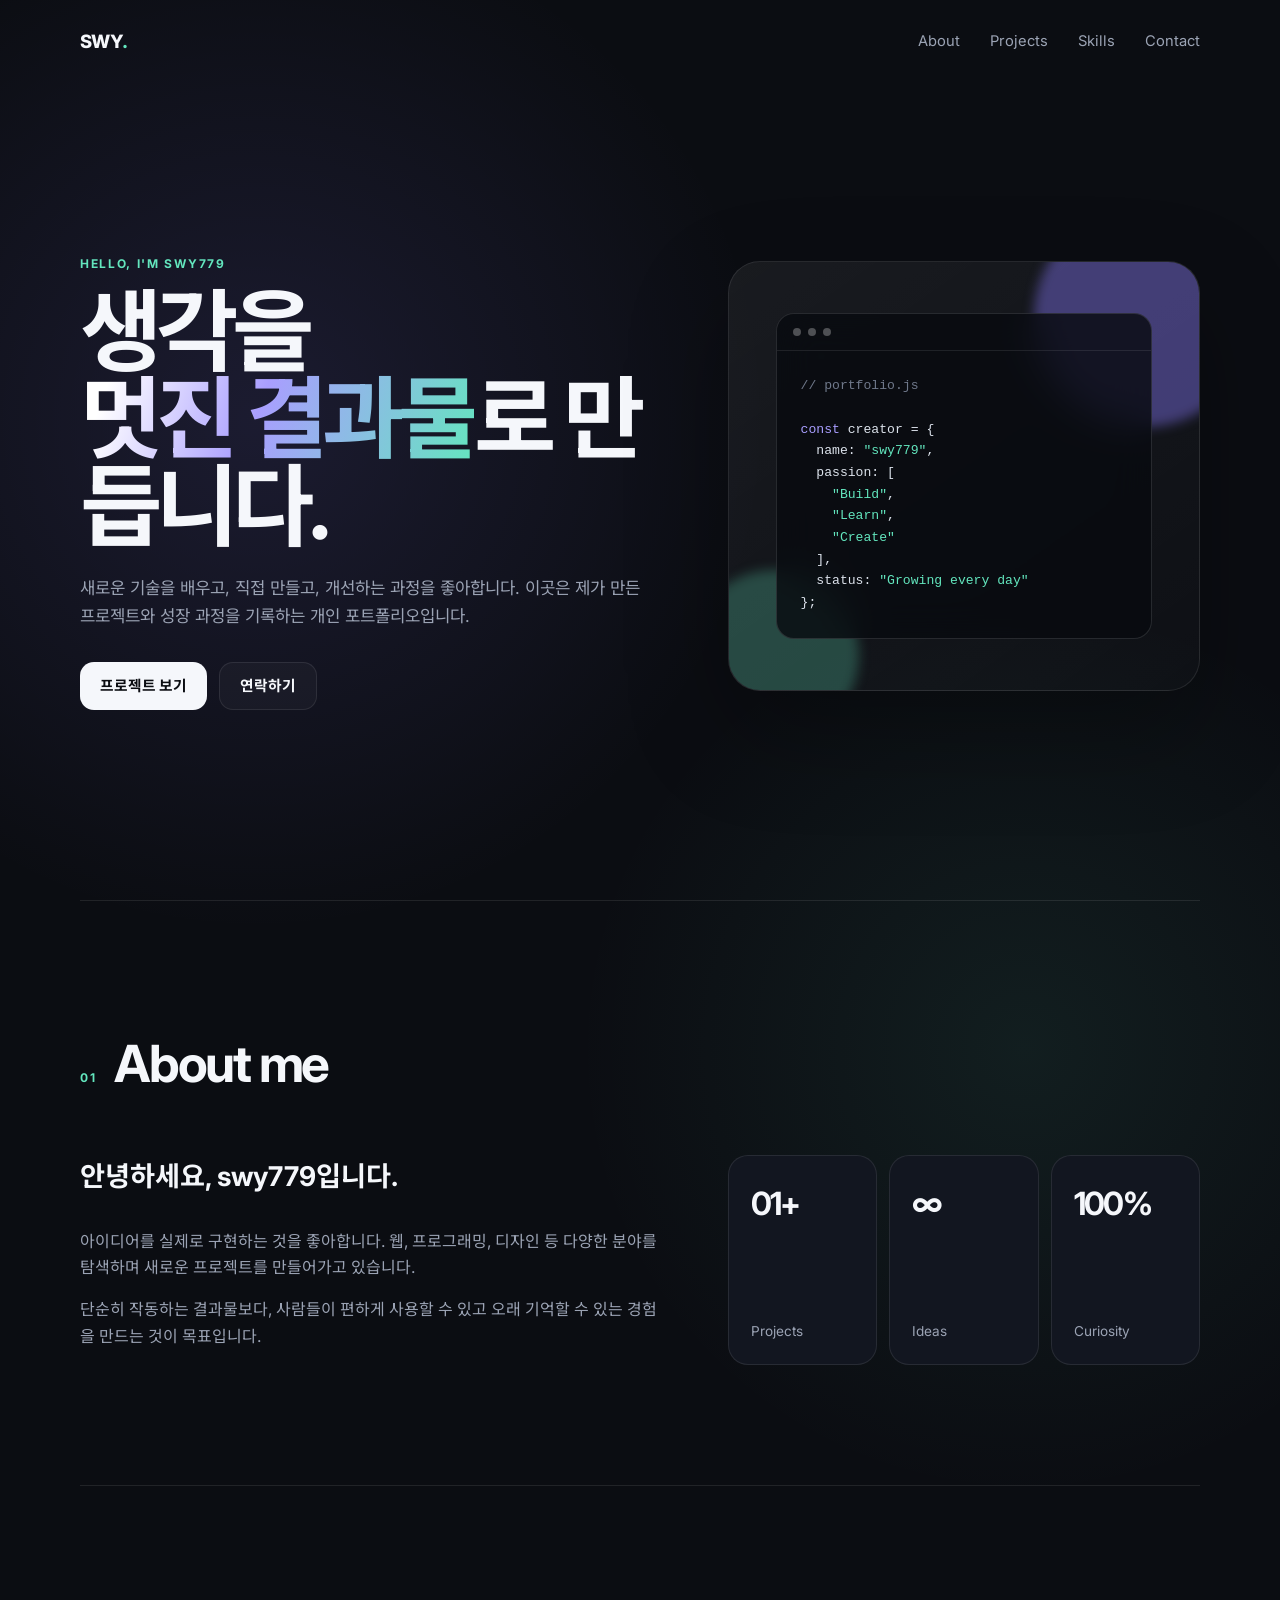
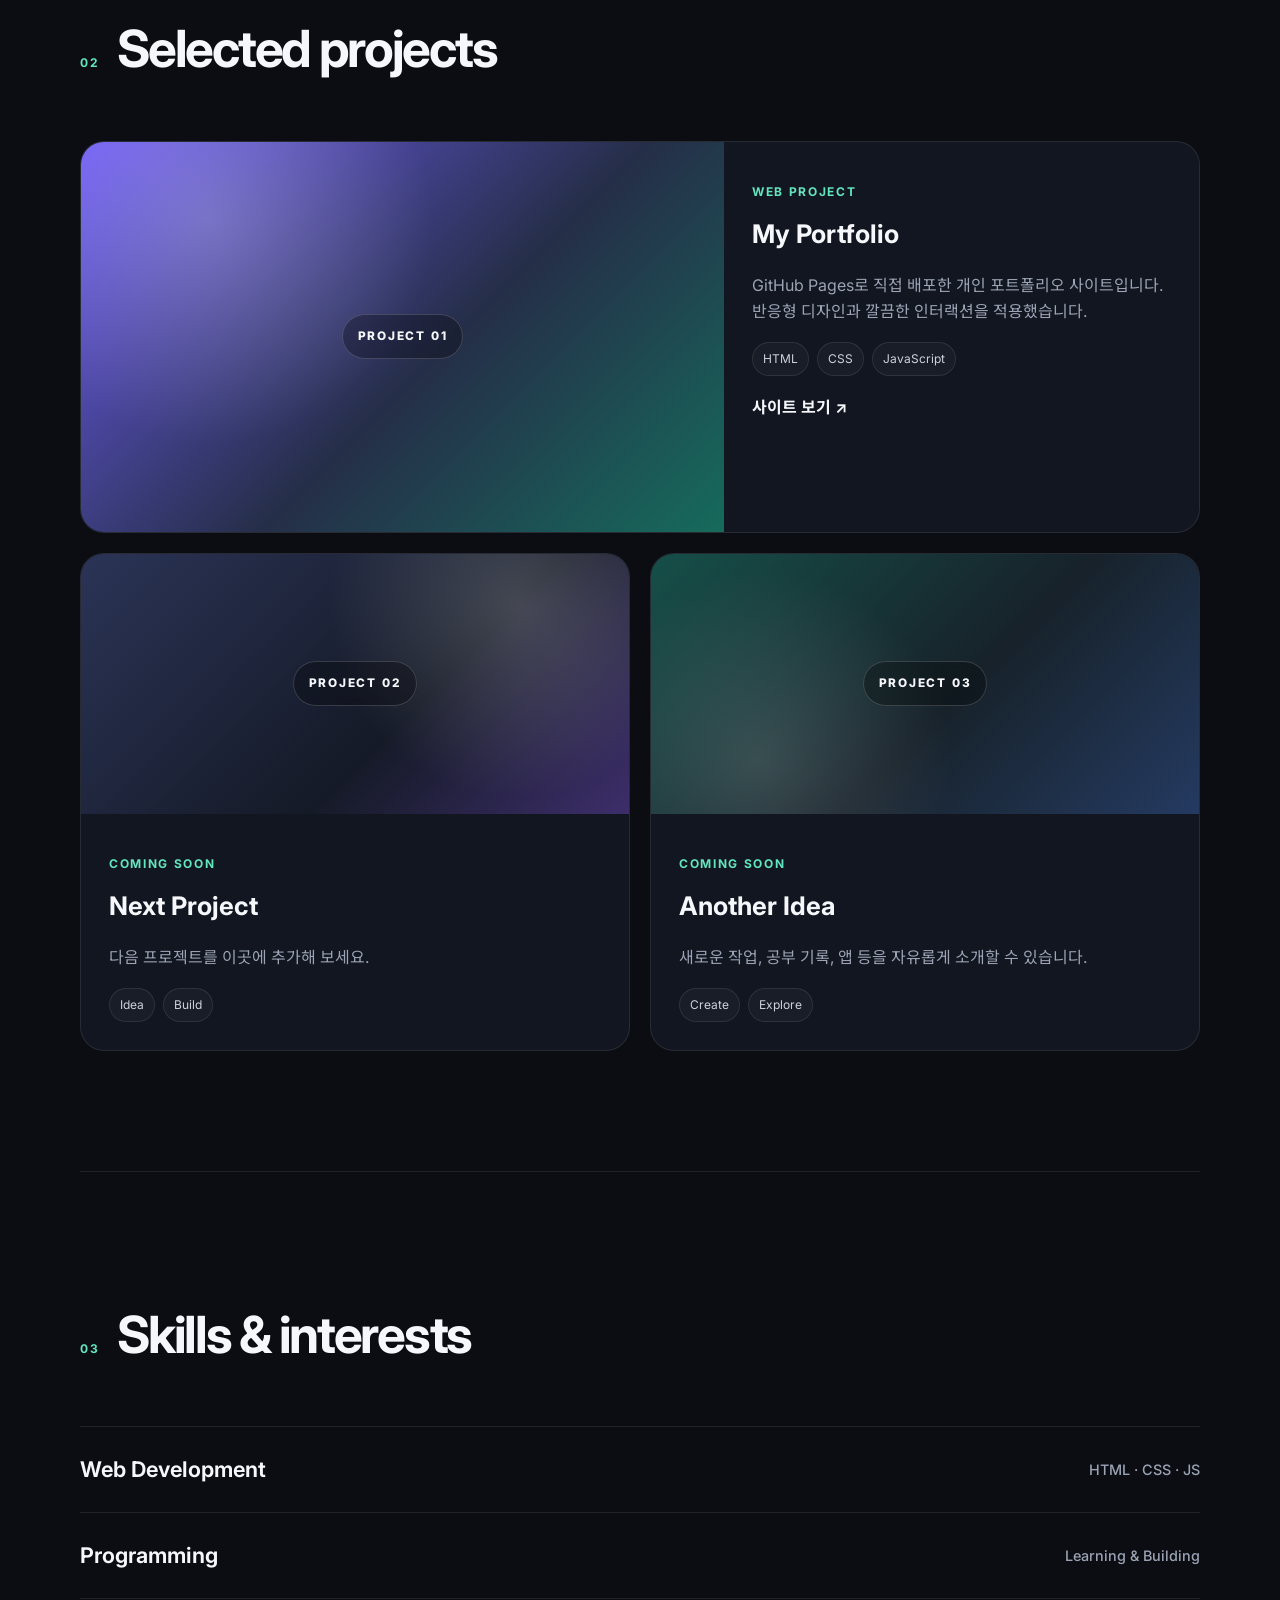
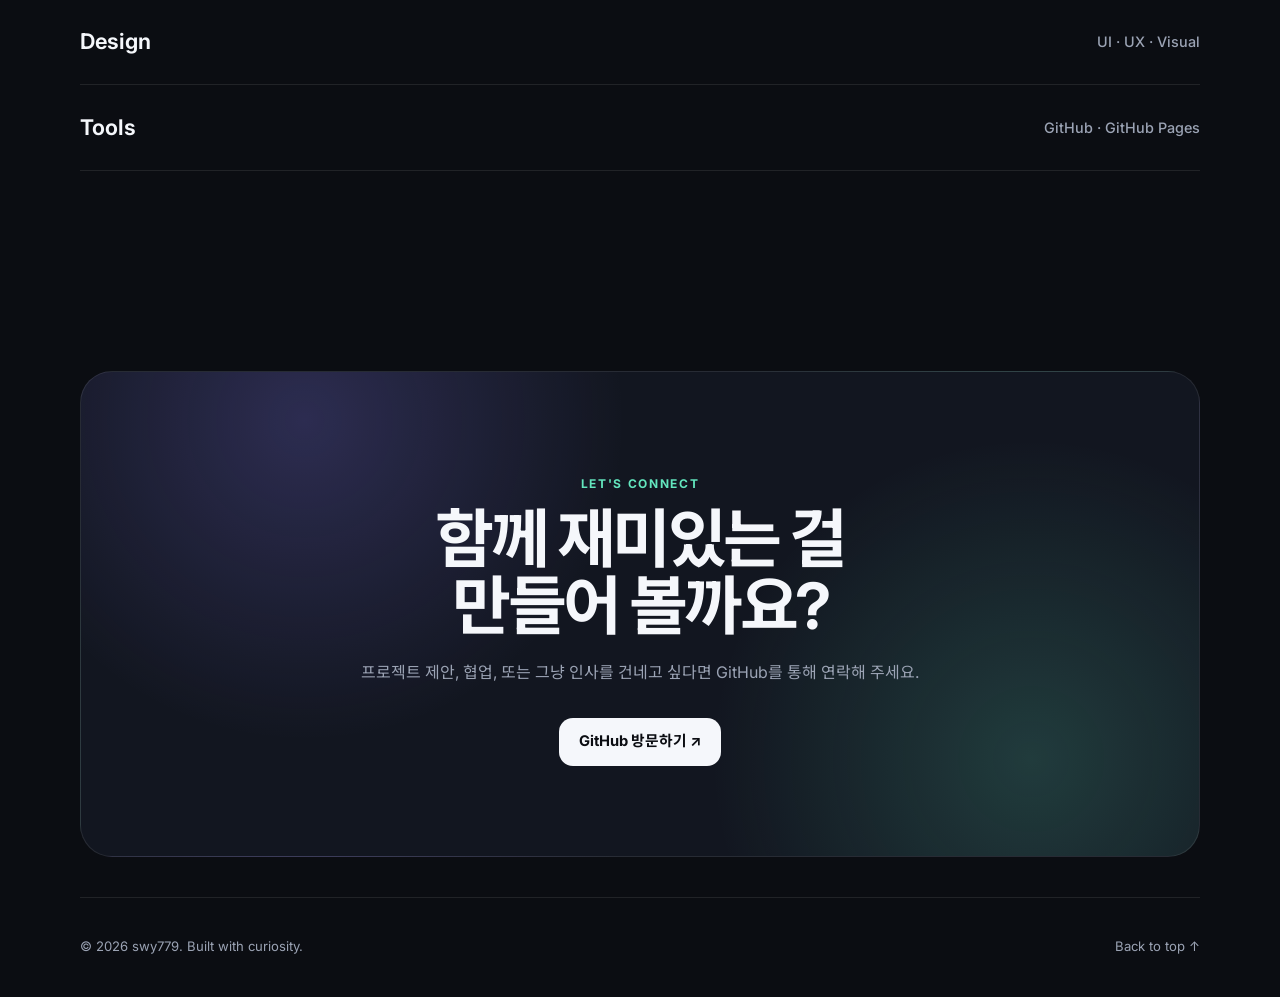
<file: index.html>
<!DOCTYPE html>
<html lang="ko">
<head>
  <meta charset="UTF-8" />
  <meta name="viewport" content="width=device-width, initial-scale=1.0" />
  <meta name="description" content="swy779의 개인 포트폴리오 사이트" />
  <title>swy779 | Portfolio</title>
  <link rel="preconnect" href="https://fonts.googleapis.com">
  <link rel="preconnect" href="https://fonts.gstatic.com" crossorigin>
  <link href="https://fonts.googleapis.com/css2?family=Inter:wght@400;500;600;700;800&family=Noto+Sans+KR:wght@400;500;600;700&display=swap" rel="stylesheet">
  <link rel="stylesheet" href="style.css" />
</head>
<body>
  <header class="site-header">
    <a class="logo" href="#home">SWY<span>.</span></a>

    <button class="menu-button" aria-label="메뉴 열기" aria-expanded="false">
      <span></span>
      <span></span>
    </button>

    <nav class="nav">
      <a href="#about">About</a>
      <a href="#projects">Projects</a>
      <a href="#skills">Skills</a>
      <a href="#contact">Contact</a>
    </nav>
  </header>

  <main>
    <section class="hero" id="home">
      <div class="hero-copy">
        <p class="eyebrow">HELLO, I'M SWY779</p>
        <h1>
          생각을<br />
          <span>멋진 결과물</span>로 만듭니다.
        </h1>
        <p class="hero-description">
          새로운 기술을 배우고, 직접 만들고, 개선하는 과정을 좋아합니다.
          이곳은 제가 만든 프로젝트와 성장 과정을 기록하는 개인 포트폴리오입니다.
        </p>
        <div class="hero-actions">
          <a class="button primary" href="#projects">프로젝트 보기</a>
          <a class="button secondary" href="#contact">연락하기</a>
        </div>
      </div>

      <div class="hero-card" aria-hidden="true">
        <div class="orb orb-one"></div>
        <div class="orb orb-two"></div>
        <div class="code-window">
          <div class="window-dots"><span></span><span></span><span></span></div>
          <pre><code><span class="code-muted">// portfolio.js</span>

<span class="code-keyword">const</span> creator = {
  name: <span class="code-string">"swy779"</span>,
  passion: [
    <span class="code-string">"Build"</span>,
    <span class="code-string">"Learn"</span>,
    <span class="code-string">"Create"</span>
  ],
  status: <span class="code-string">"Growing every day"</span>
};</code></pre>
        </div>
      </div>
    </section>

    <section class="section" id="about">
      <div class="section-heading">
        <p class="section-number">01</p>
        <h2>About me</h2>
      </div>

      <div class="about-grid">
        <div class="about-text">
          <h3>안녕하세요, swy779입니다.</h3>
          <p>
            아이디어를 실제로 구현하는 것을 좋아합니다. 웹, 프로그래밍,
            디자인 등 다양한 분야를 탐색하며 새로운 프로젝트를 만들어가고 있습니다.
          </p>
          <p>
            단순히 작동하는 결과물보다, 사람들이 편하게 사용할 수 있고
            오래 기억할 수 있는 경험을 만드는 것이 목표입니다.
          </p>
        </div>

        <div class="stats">
          <article class="stat-card">
            <strong>01+</strong>
            <span>Projects</span>
          </article>
          <article class="stat-card">
            <strong>∞</strong>
            <span>Ideas</span>
          </article>
          <article class="stat-card">
            <strong>100%</strong>
            <span>Curiosity</span>
          </article>
        </div>
      </div>
    </section>

    <section class="section" id="projects">
      <div class="section-heading">
        <p class="section-number">02</p>
        <h2>Selected projects</h2>
      </div>

      <div class="project-grid">
        <article class="project-card featured">
          <div class="project-visual gradient-one">
            <span>PROJECT 01</span>
          </div>
          <div class="project-content">
            <p class="project-type">WEB PROJECT</p>
            <h3>My Portfolio</h3>
            <p>
              GitHub Pages로 직접 배포한 개인 포트폴리오 사이트입니다.
              반응형 디자인과 깔끔한 인터랙션을 적용했습니다.
            </p>
            <div class="tags">
              <span>HTML</span><span>CSS</span><span>JavaScript</span>
            </div>
            <a href="https://swy779.github.io" target="_blank" rel="noreferrer">사이트 보기 ↗</a>
          </div>
        </article>

        <article class="project-card">
          <div class="project-visual gradient-two">
            <span>PROJECT 02</span>
          </div>
          <div class="project-content">
            <p class="project-type">COMING SOON</p>
            <h3>Next Project</h3>
            <p>다음 프로젝트를 이곳에 추가해 보세요.</p>
            <div class="tags">
              <span>Idea</span><span>Build</span>
            </div>
          </div>
        </article>

        <article class="project-card">
          <div class="project-visual gradient-three">
            <span>PROJECT 03</span>
          </div>
          <div class="project-content">
            <p class="project-type">COMING SOON</p>
            <h3>Another Idea</h3>
            <p>새로운 작업, 공부 기록, 앱 등을 자유롭게 소개할 수 있습니다.</p>
            <div class="tags">
              <span>Create</span><span>Explore</span>
            </div>
          </div>
        </article>
      </div>
    </section>

    <section class="section" id="skills">
      <div class="section-heading">
        <p class="section-number">03</p>
        <h2>Skills & interests</h2>
      </div>

      <div class="skill-list">
        <div class="skill-row"><span>Web Development</span><strong>HTML · CSS · JS</strong></div>
        <div class="skill-row"><span>Programming</span><strong>Learning & Building</strong></div>
        <div class="skill-row"><span>Design</span><strong>UI · UX · Visual</strong></div>
        <div class="skill-row"><span>Tools</span><strong>GitHub · GitHub Pages</strong></div>
      </div>
    </section>

    <section class="contact-section" id="contact">
      <p class="eyebrow">LET'S CONNECT</p>
      <h2>함께 재미있는 걸<br />만들어 볼까요?</h2>
      <p>
        프로젝트 제안, 협업, 또는 그냥 인사를 건네고 싶다면
        GitHub를 통해 연락해 주세요.
      </p>
      <div class="contact-actions">
        <a class="button primary" href="https://github.com/swy779" target="_blank" rel="noreferrer">GitHub 방문하기 ↗</a>
      </div>
    </section>
  </main>

  <footer>
    <p>© <span id="year"></span> swy779. Built with curiosity.</p>
    <a href="#home">Back to top ↑</a>
  </footer>

  <script src="script.js"></script>
</body>
</html>
</file>
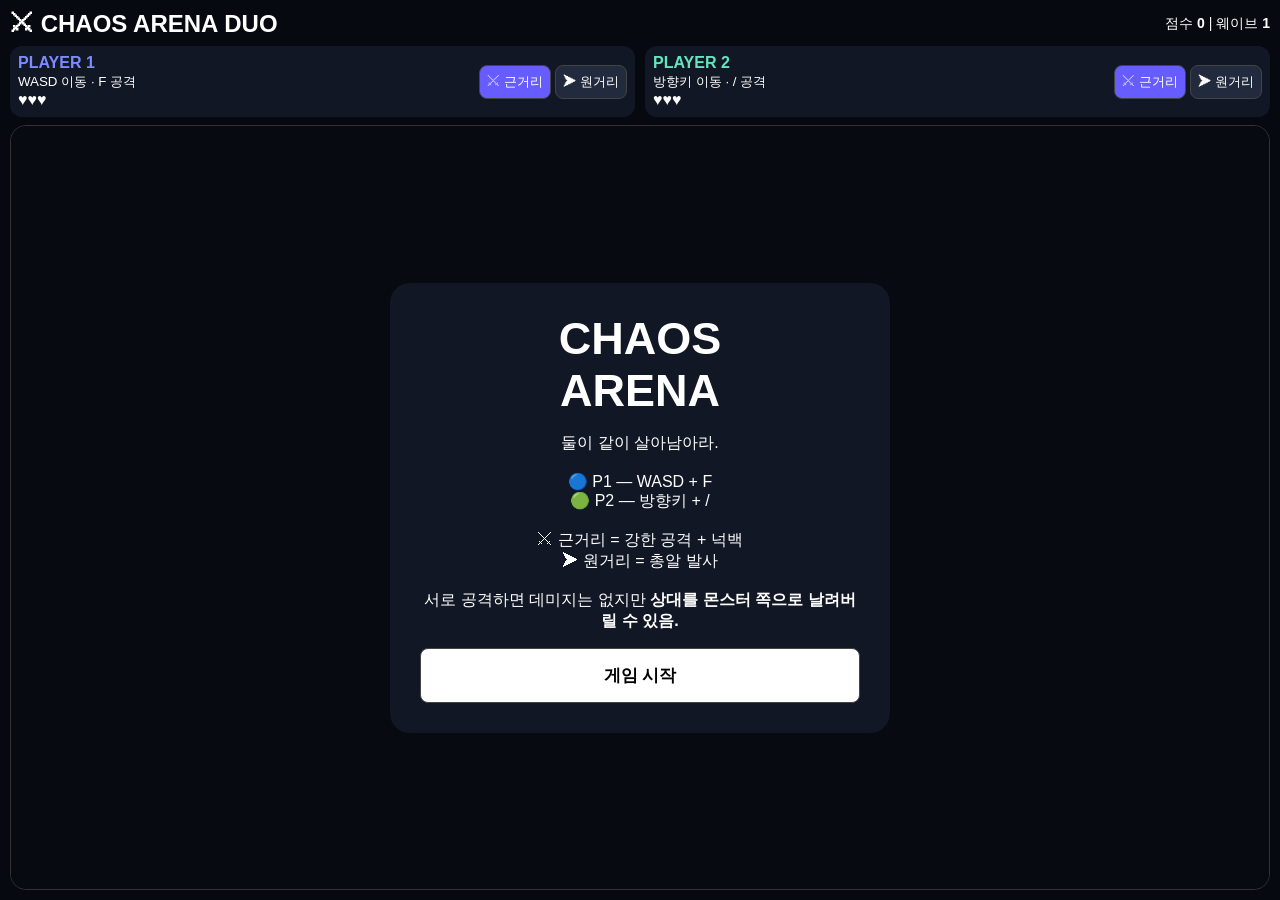
<file: game.html>
<!DOCTYPE html>
<html lang="ko">
<head>
<meta charset="UTF-8">
<meta name="viewport" content="width=device-width,initial-scale=1">
<title>CHAOS ARENA DUO</title>
<style>
*{box-sizing:border-box}
body{
 margin:0;background:#070910;color:white;
 font-family:Arial,sans-serif;overflow:hidden
}
#ui{
 height:100vh;display:flex;flex-direction:column;
 padding:10px;gap:8px
}
header{
 display:flex;justify-content:space-between;
 align-items:center
}
h2{margin:0}
#info{font-size:14px}
.controls{
 display:flex;gap:10px
}
.panel{
 flex:1;background:#121725;
 padding:8px;border-radius:12px;
 display:flex;justify-content:space-between;
 align-items:center
}
button{
 background:#222a3d;color:white;
 border:1px solid #444;border-radius:8px;
 padding:7px;cursor:pointer
}
button.active{background:#665cff}
#arena{
 flex:1;position:relative;
 border:1px solid #333;border-radius:16px;
 overflow:hidden
}
canvas{width:100%;height:100%;display:block}
#overlay{
 position:absolute;inset:0;background:#080b12dd;
 display:flex;align-items:center;justify-content:center;
 text-align:center
}
.card{
 background:#121725;padding:30px;
 border-radius:20px;max-width:500px
}
.big{
 font-size:45px;font-weight:bold;
 margin-bottom:15px
}
.start{
 width:100%;padding:15px;
 background:white;color:black;
 font-weight:bold;font-size:17px
}
.hidden{display:none!important}
</style>
</head>

<body>
<div id="ui">

<header>
<h2>⚔ CHAOS ARENA DUO</h2>
<div id="info">
점수 <b id="score">0</b> |
웨이브 <b id="wave">1</b>
</div>
</header>

<div class="controls">

<div class="panel">
<div>
<b style="color:#7c8cff">PLAYER 1</b><br>
<small>WASD 이동 · F 공격</small><br>
<span id="life1">♥♥♥</span>
</div>
<div>
<button id="m1" class="active">⚔ 근거리</button>
<button id="r1">➤ 원거리</button>
</div>
</div>

<div class="panel">
<div>
<b style="color:#63e6be">PLAYER 2</b><br>
<small>방향키 이동 · / 공격</small><br>
<span id="life2">♥♥♥</span>
</div>
<div>
<button id="m2" class="active">⚔ 근거리</button>
<button id="r2">➤ 원거리</button>
</div>
</div>

</div>

<div id="arena">
<canvas id="game"></canvas>

<div id="overlay">
<div class="card">
<div class="big">CHAOS<br>ARENA</div>

<p>
둘이 같이 살아남아라.<br><br>

🔵 P1 — WASD + F<br>
🟢 P2 — 방향키 + /<br><br>

⚔ 근거리 = 강한 공격 + 넉백<br>
➤ 원거리 = 총알 발사<br><br>

서로 공격하면 데미지는 없지만
<strong>상대를 몬스터 쪽으로 날려버릴 수 있음.</strong>
</p>

<button class="start" id="start">
게임 시작
</button>
</div>
</div>

</div>
</div>

<script>
const canvas=document.querySelector("#game");
const ctx=canvas.getContext("2d");
const arena=document.querySelector("#arena");

let W,H;
let running=false;
let score=0;
let wave=1;
let time=0;

const keys={};

let enemies=[];
let bullets=[];
let particles=[];

const players=[
{
 id:1,
 x:200,y:200,
 color:"#7c8cff",
 keys:["a","d","w","s"],
 attack:"f",
 weapon:"melee",
 life:3,
 vx:0,vy:0,
 fx:1,fy:0,
 cool:0,
 inv:0
},
{
 id:2,
 x:500,y:200,
 color:"#63e6be",
 keys:["arrowleft","arrowright","arrowup","arrowdown"],
 attack:"/",
 weapon:"melee",
 life:3,
 vx:0,vy:0,
 fx:-1,fy:0,
 cool:0,
 inv:0
}
];

function resize(){
 const r=arena.getBoundingClientRect();
 W=r.width;
 H=r.height;

 canvas.width=W*devicePixelRatio;
 canvas.height=H*devicePixelRatio;

 ctx.setTransform(
 devicePixelRatio,0,0,
 devicePixelRatio,0,0
 );
}

new ResizeObserver(resize).observe(arena);

document.addEventListener("keydown",e=>{
 keys[e.key.toLowerCase()]=true;

 players.forEach(p=>{
  if(e.key.toLowerCase()===p.attack)
   attack(p);
 });

 if(e.key.startsWith("Arrow"))
  e.preventDefault();
});

document.addEventListener("keyup",e=>{
 keys[e.key.toLowerCase()]=false;
});

function weapon(player,type){
 player.weapon=type;
}

m1.onclick=()=>{
 weapon(players[0],"melee");
 m1.className="active";
 r1.className="";
};

r1.onclick=()=>{
 weapon(players[0],"range");
 r1.className="active";
 m1.className="";
};

m2.onclick=()=>{
 weapon(players[1],"melee");
 m2.className="active";
 r2.className="";
};

r2.onclick=()=>{
 weapon(players[1],"range");
 r2.className="active";
 m2.className="";
};

function attack(p){

 if(!running||p.life<=0||p.cool>0)return;

 if(p.weapon==="range"){

  p.cool=.25;

  bullets.push({
   x:p.x,
   y:p.y,
   vx:p.fx*9,
   vy:p.fy*9,
   owner:p.id,
   color:p.color
  });

 }else{

  p.cool=.38;

  enemies.forEach(e=>{

   let dx=e.x-p.x;
   let dy=e.y-p.y;
   let d=Math.hypot(dx,dy);

   let dot=
   (dx*p.fx+dy*p.fy)/(d||1);

   if(d<70&&dot>0){

    e.hp-=2;

    e.vx+=p.fx*6;
    e.vy+=p.fy*6;
   }
  });

  players.forEach(o=>{

   if(o===p||o.life<=0)return;

   let dx=o.x-p.x;
   let dy=o.y-p.y;
   let d=Math.hypot(dx,dy);

   let dot=
   (dx*p.fx+dy*p.fy)/(d||1);

   if(d<70&&dot>0){

    o.vx+=p.fx*12;
    o.vy+=p.fy*12;
   }
  });
 }
}

function spawn(){

 let side=Math.floor(Math.random()*4);

 let x,y;

 if(side===0){x=-30;y=Math.random()*H}
 if(side===1){x=W+30;y=Math.random()*H}
 if(side===2){x=Math.random()*W;y=-30}
 if(side===3){x=Math.random()*W;y=H+30}

 let rnd=Math.random();

 let type="runner";

 if(wave>=2&&rnd>.55)type="tank";
 if(wave>=3&&rnd>.78)type="shooter";
 if(wave>=5&&rnd>.91)type="splitter";

 let stats={};

 if(type==="runner")
 stats={r:10,hp:1,speed:2.4,color:"#ff5277"};

 if(type==="tank")
 stats={r:20,hp:6,speed:.9,color:"#ffd166"};

 if(type==="shooter")
 stats={r:14,hp:3,speed:1.3,color:"#b47cff"};

 if(type==="splitter")
 stats={r:16,hp:4,speed:1.5,color:"#ff9f68"};

 enemies.push({
 x,y,
 vx:0,vy:0,
 ...stats,
 maxhp:stats.hp,
 type,
 shoot:100
 });
}

function hurt(p,x,y){

 if(p.inv>0||p.life<=0)return;

 p.life--;
 p.inv=1.2;

 let a=Math.atan2(p.y-y,p.x-x);

 p.vx+=Math.cos(a)*10;
 p.vy+=Math.sin(a)*10;

 updateUI();

 if(players.every(p=>p.life<=0))
 gameOver();
}

function updateUI(){

 scoreEl=document.querySelector("#score");
 scoreEl.innerText=Math.floor(score);

 document.querySelector("#wave").innerText=wave;

 life1.innerText=
 "♥".repeat(players[0].life)+
 "♡".repeat(3-players[0].life);

 life2.innerText=
 "♥".repeat(players[1].life)+
 "♡".repeat(3-players[1].life);
}

function update(dt){

 time+=dt;

 wave=1+Math.floor(time/16);

 players.forEach(p=>{

  p.cool=Math.max(0,p.cool-dt);
  p.inv=Math.max(0,p.inv-dt);

  if(p.life<=0)return;

  let dx=0,dy=0;

  if(keys[p.keys[0]])dx--;
  if(keys[p.keys[1]])dx++;
  if(keys[p.keys[2]])dy--;
  if(keys[p.keys[3]])dy++;

  if(dx||dy){

   let l=Math.hypot(dx,dy);

   dx/=l;
   dy/=l;

   p.fx=dx;
   p.fy=dy;

   p.vx+=dx*.8;
   p.vy+=dy*.8;
  }

  p.vx*=.82;
  p.vy*=.82;

  p.x+=p.vx*60*dt;
  p.y+=p.vy*60*dt;

  p.x=Math.max(15,Math.min(W-15,p.x));
  p.y=Math.max(15,Math.min(H-15,p.y));
 });

 if(Math.random()<(.025+wave*.003))
 spawn();

 enemies.forEach(e=>{

  let alive=
  players.filter(p=>p.life>0);

  if(!alive.length)return;

  let target=alive.sort(
   (a,b)=>
   Math.hypot(a.x-e.x,a.y-e.y)-
   Math.hypot(b.x-e.x,b.y-e.y)
  )[0];

  let a=Math.atan2(
   target.y-e.y,
   target.x-e.x
  );

  e.vx+=Math.cos(a)*e.speed*.08;
  e.vy+=Math.sin(a)*e.speed*.08;

  e.vx*=.94;
  e.vy*=.94;

  e.x+=e.vx*60*dt;
  e.y+=e.vy*60*dt;

  players.forEach(p=>{

   if(
    p.life>0&&
    Math.hypot(
     p.x-e.x,
     p.y-e.y
    )<15+e.r
   ){
    hurt(p,e.x,e.y);
   }
  });
 });

 bullets.forEach(b=>{

  b.x+=b.vx*60*dt;
  b.y+=b.vy*60*dt;

  enemies.forEach(e=>{

   if(
    Math.hypot(
     e.x-b.x,
     e.y-b.y
    )<e.r+5
   ){
    e.hp--;
    b.dead=true;

    e.vx+=b.vx*.4;
    e.vy+=b.vy*.4;
   }
  });

  players.forEach(p=>{

   if(
    p.id!==b.owner&&
    p.life>0&&
    Math.hypot(
     p.x-b.x,
     p.y-b.y
    )<20
   ){
    p.vx+=b.vx*.8;
    p.vy+=b.vy*.8;
    b.dead=true;
   }
  });
 });

 bullets=bullets.filter(
 b=>
 !b.dead&&
 b.x>-20&&b.x<W+20&&
 b.y>-20&&b.y<H+20
 );

 enemies.forEach(e=>{

  if(e.hp<=0){

   e.dead=true;

   score+=
   e.type==="tank"?80:
   e.type==="shooter"?60:
   e.type==="splitter"?100:
   30;

   if(e.type==="splitter"){

    for(let i=0;i<3;i++){

     enemies.push({
      x:e.x,
      y:e.y,
      vx:(Math.random()-.5)*5,
      vy:(Math.random()-.5)*5,
      r:7,
      hp:1,
      maxhp:1,
      speed:3,
      color:"#ff9f68",
      type:"runner"
     });
    }
   }
  }
 });

 enemies=enemies.filter(e=>!e.dead);

 score+=dt*(5+wave);

 updateUI();
}

function draw(){

 ctx.clearRect(0,0,W,H);

 enemies.forEach(e=>{

  ctx.beginPath();
  ctx.arc(
   e.x,e.y,e.r,
   0,Math.PI*2
  );

  ctx.fillStyle=e.color;
  ctx.fill();

  if(e.maxhp>1){

   ctx.fillStyle="#333";

   ctx.fillRect(
    e.x-e.r,
    e.y-e.r-9,
    e.r*2,
    3
   );

   ctx.fillStyle="white";

   ctx.fillRect(
    e.x-e.r,
    e.y-e.r-9,
    e.r*2*(e.hp/e.maxhp),
    3
   );
  }
 });

 bullets.forEach(b=>{

  ctx.beginPath();

  ctx.arc(
   b.x,b.y,5,
   0,Math.PI*2
  );

  ctx.fillStyle=b.color;
  ctx.fill();
 });

 players.forEach(p=>{

  if(p.life<=0)return;

  ctx.globalAlpha=
  p.inv>0&&
  Math.floor(p.inv*12)%2===0
  ?.3:1;

  ctx.beginPath();

  ctx.arc(
   p.x,p.y,15,
   0,Math.PI*2
  );

  ctx.fillStyle=p.color;
  ctx.fill();

  ctx.strokeStyle="white";
  ctx.lineWidth=3;

  ctx.beginPath();

  ctx.moveTo(p.x,p.y);

  ctx.lineTo(
   p.x+p.fx*22,
   p.y+p.fy*22
  );

  ctx.stroke();

  ctx.globalAlpha=1;

  ctx.fillStyle="white";
  ctx.font="bold 11px Arial";
  ctx.textAlign="center";

  ctx.fillText(
   "P"+p.id,
   p.x,
   p.y-23
  );
 });
}

let last=0;

function loop(t){

 if(!running)return;

 let dt=Math.min(
 (t-last)/1000,
 .03
 );

 last=t;

 update(dt);
 draw();

 requestAnimationFrame(loop);
}

function startGame(){

 players[0].life=3;
 players[1].life=3;

 players[0].x=W*.3;
 players[1].x=W*.7;

 players[0].y=
 players[1].y=
 H*.5;

 enemies=[];
 bullets=[];

 score=0;
 time=0;
 wave=1;

 overlay.classList.add("hidden");

 running=true;

 updateUI();

 last=performance.now();

 requestAnimationFrame(loop);
}

function gameOver(){

 running=false;

 document.querySelector(
 "#overlay"
 ).classList.remove("hidden");

 document.querySelector(
 ".big"
 ).innerHTML=
 "GAME<br>OVER";

 document.querySelector(
 ".card p"
 ).innerHTML=
 `최종 점수 <b>${Math.floor(score)}</b><br>
 웨이브 <b>${wave}</b><br><br>
 한 판 더?`;

 start.innerText="다시 시작";
}

start.onclick=startGame;

resize();
updateUI();
</script>
</body>
</html>
</file>
<file: style.css>
:root {
  --bg: #0b0d12;
  --surface: #121620;
  --surface-2: #171c27;
  --text: #f5f7fb;
  --muted: #9ba3b4;
  --line: rgba(255,255,255,.09);
  --accent: #8b7cff;
  --accent-2: #63e6be;
  --max: 1120px;
}

* { box-sizing: border-box; }

html {
  scroll-behavior: smooth;
}

body {
  margin: 0;
  color: var(--text);
  background:
    radial-gradient(circle at 20% 10%, rgba(139,124,255,.13), transparent 32rem),
    radial-gradient(circle at 80% 25%, rgba(99,230,190,.08), transparent 28rem),
    var(--bg);
  font-family: "Inter", "Noto Sans KR", sans-serif;
  line-height: 1.65;
}

a {
  color: inherit;
  text-decoration: none;
}

.site-header {
  width: min(calc(100% - 40px), var(--max));
  margin: 0 auto;
  height: 82px;
  display: flex;
  align-items: center;
  justify-content: space-between;
  position: relative;
  z-index: 20;
}

.logo {
  font-size: 1.15rem;
  font-weight: 800;
  letter-spacing: -.03em;
}

.logo span { color: var(--accent-2); }

.nav {
  display: flex;
  gap: 30px;
  color: var(--muted);
  font-size: .92rem;
}

.nav a {
  transition: color .2s ease;
}

.nav a:hover { color: var(--text); }

.menu-button {
  display: none;
  background: none;
  border: 0;
  padding: 10px 0 10px 10px;
}

.menu-button span {
  width: 24px;
  height: 2px;
  background: var(--text);
  display: block;
  margin: 5px 0;
}

main {
  width: min(calc(100% - 40px), var(--max));
  margin: 0 auto;
}

.hero {
  min-height: calc(100vh - 82px);
  display: grid;
  grid-template-columns: 1.1fr .9fr;
  align-items: center;
  gap: 70px;
  padding: 90px 0 120px;
}

.eyebrow,
.section-number,
.project-type {
  color: var(--accent-2);
  font-size: .75rem;
  font-weight: 700;
  letter-spacing: .14em;
  text-transform: uppercase;
}

.hero h1 {
  margin: 14px 0 24px;
  max-width: 760px;
  font-size: clamp(3rem, 7vw, 6.3rem);
  line-height: .98;
  letter-spacing: -.065em;
}

.hero h1 span {
  background: linear-gradient(110deg, #fff 8%, #a99eff 45%, #63e6be 100%);
  -webkit-background-clip: text;
  background-clip: text;
  color: transparent;
}

.hero-description {
  max-width: 650px;
  color: var(--muted);
  font-size: 1.05rem;
}

.hero-actions,
.contact-actions {
  display: flex;
  flex-wrap: wrap;
  gap: 12px;
  margin-top: 32px;
}

.button {
  min-height: 48px;
  padding: 0 20px;
  border-radius: 14px;
  display: inline-flex;
  align-items: center;
  justify-content: center;
  font-weight: 700;
  font-size: .92rem;
  transition: transform .2s ease, border-color .2s ease, background .2s ease;
}

.button:hover { transform: translateY(-2px); }

.primary {
  background: var(--text);
  color: var(--bg);
}

.secondary {
  border: 1px solid var(--line);
  background: rgba(255,255,255,.03);
}

.hero-card {
  height: 430px;
  border: 1px solid var(--line);
  background: linear-gradient(145deg, rgba(255,255,255,.06), rgba(255,255,255,.015));
  border-radius: 32px;
  position: relative;
  overflow: hidden;
  display: grid;
  place-items: center;
  box-shadow: 0 40px 100px rgba(0,0,0,.28);
}

.orb {
  position: absolute;
  border-radius: 999px;
  filter: blur(6px);
}

.orb-one {
  width: 220px;
  height: 220px;
  background: rgba(139,124,255,.4);
  top: -55px;
  right: -55px;
}

.orb-two {
  width: 170px;
  height: 170px;
  background: rgba(99,230,190,.25);
  bottom: -50px;
  left: -40px;
}

.code-window {
  width: 80%;
  background: rgba(8,10,15,.8);
  border: 1px solid rgba(255,255,255,.12);
  border-radius: 18px;
  overflow: hidden;
  backdrop-filter: blur(18px);
  position: relative;
}

.window-dots {
  padding: 14px 16px;
  border-bottom: 1px solid var(--line);
  display: flex;
  gap: 7px;
}

.window-dots span {
  width: 8px;
  height: 8px;
  border-radius: 50%;
  background: rgba(255,255,255,.28);
}

pre {
  margin: 0;
  padding: 24px;
  overflow-x: auto;
  font-size: .82rem;
  color: #dde3ec;
}

.code-muted { color: #70798b; }
.code-keyword { color: #a99eff; }
.code-string { color: #63e6be; }

.section {
  padding: 120px 0;
  border-top: 1px solid var(--line);
}

.section-heading {
  display: flex;
  align-items: baseline;
  gap: 18px;
  margin-bottom: 50px;
}

.section-heading h2 {
  margin: 0;
  font-size: clamp(2rem, 4vw, 3.4rem);
  letter-spacing: -.045em;
}

.about-grid {
  display: grid;
  grid-template-columns: 1.1fr .9fr;
  gap: 70px;
}

.about-text h3 {
  margin-top: 0;
  font-size: 1.7rem;
}

.about-text p {
  color: var(--muted);
  max-width: 680px;
}

.stats {
  display: grid;
  grid-template-columns: repeat(3, 1fr);
  gap: 12px;
}

.stat-card {
  min-height: 165px;
  background: var(--surface);
  border: 1px solid var(--line);
  border-radius: 20px;
  padding: 22px;
  display: flex;
  flex-direction: column;
  justify-content: space-between;
}

.stat-card strong {
  font-size: 2rem;
  letter-spacing: -.05em;
}

.stat-card span {
  color: var(--muted);
  font-size: .85rem;
}

.project-grid {
  display: grid;
  grid-template-columns: repeat(2, 1fr);
  gap: 20px;
}

.project-card {
  border: 1px solid var(--line);
  border-radius: 24px;
  background: var(--surface);
  overflow: hidden;
  transition: transform .25s ease, border-color .25s ease;
}

.project-card:hover {
  transform: translateY(-5px);
  border-color: rgba(255,255,255,.2);
}

.project-card.featured {
  grid-column: span 2;
  display: grid;
  grid-template-columns: 1.15fr .85fr;
}

.project-visual {
  min-height: 260px;
  display: grid;
  place-items: center;
  position: relative;
  overflow: hidden;
}

.project-card.featured .project-visual {
  min-height: 390px;
}

.project-visual span {
  font-weight: 800;
  letter-spacing: .15em;
  font-size: .74rem;
  padding: 12px 15px;
  border-radius: 999px;
  background: rgba(0,0,0,.28);
  border: 1px solid rgba(255,255,255,.16);
  backdrop-filter: blur(10px);
}

.gradient-one {
  background:
    radial-gradient(circle at 20% 20%, rgba(255,255,255,.22), transparent 14rem),
    linear-gradient(135deg, #6f5df6, #252e48 55%, #166b5c);
}

.gradient-two {
  background:
    radial-gradient(circle at 80% 20%, rgba(255,255,255,.20), transparent 12rem),
    linear-gradient(135deg, #2b3457, #151a27 60%, #3d2e6b);
}

.gradient-three {
  background:
    radial-gradient(circle at 20% 80%, rgba(255,255,255,.15), transparent 12rem),
    linear-gradient(135deg, #164f49, #17222a 55%, #243a61);
}

.project-content {
  padding: 28px;
}

.project-content h3 {
  margin: 5px 0 10px;
  font-size: 1.6rem;
}

.project-content p:not(.project-type) {
  color: var(--muted);
}

.project-content > a {
  display: inline-block;
  margin-top: 18px;
  font-weight: 700;
}

.tags {
  display: flex;
  gap: 8px;
  flex-wrap: wrap;
  margin-top: 18px;
}

.tags span {
  border: 1px solid var(--line);
  background: rgba(255,255,255,.03);
  border-radius: 999px;
  padding: 6px 10px;
  color: #cbd2df;
  font-size: .75rem;
}

.skill-list {
  border-top: 1px solid var(--line);
}

.skill-row {
  min-height: 86px;
  padding: 18px 0;
  display: flex;
  align-items: center;
  justify-content: space-between;
  gap: 20px;
  border-bottom: 1px solid var(--line);
}

.skill-row span {
  font-size: 1.35rem;
  font-weight: 650;
}

.skill-row strong {
  color: var(--muted);
  font-size: .9rem;
  font-weight: 500;
  text-align: right;
}

.contact-section {
  margin: 80px 0 40px;
  padding: 90px 7vw;
  border-radius: 32px;
  text-align: center;
  background:
    radial-gradient(circle at 20% 10%, rgba(139,124,255,.22), transparent 20rem),
    radial-gradient(circle at 85% 80%, rgba(99,230,190,.18), transparent 20rem),
    var(--surface);
  border: 1px solid var(--line);
}

.contact-section h2 {
  margin: 12px 0 20px;
  font-size: clamp(2.4rem, 5vw, 4.8rem);
  line-height: 1.04;
  letter-spacing: -.055em;
}

.contact-section > p:not(.eyebrow) {
  max-width: 620px;
  margin: 0 auto;
  color: var(--muted);
}

.contact-actions {
  justify-content: center;
}

footer {
  width: min(calc(100% - 40px), var(--max));
  margin: 0 auto;
  min-height: 100px;
  border-top: 1px solid var(--line);
  display: flex;
  align-items: center;
  justify-content: space-between;
  gap: 20px;
  color: var(--muted);
  font-size: .82rem;
}

@media (max-width: 850px) {
  .hero {
    grid-template-columns: 1fr;
    gap: 40px;
    min-height: auto;
    padding-top: 70px;
  }

  .hero-card { height: 360px; }

  .about-grid { grid-template-columns: 1fr; }

  .project-card.featured {
    grid-column: auto;
    display: block;
  }

  .project-card.featured .project-visual { min-height: 280px; }

  .project-grid { grid-template-columns: 1fr; }
}

@media (max-width: 650px) {
  .site-header {
    height: 70px;
  }

  .menu-button {
    display: block;
    z-index: 30;
  }

  .nav {
    position: fixed;
    inset: 0;
    background: rgba(11,13,18,.97);
    display: flex;
    flex-direction: column;
    align-items: center;
    justify-content: center;
    gap: 26px;
    font-size: 1.25rem;
    opacity: 0;
    pointer-events: none;
    transition: opacity .2s ease;
  }

  .nav.open {
    opacity: 1;
    pointer-events: auto;
  }

  .hero {
    padding: 70px 0 90px;
  }

  .hero h1 {
    font-size: clamp(3.1rem, 15vw, 5rem);
  }

  .hero-card {
    height: 320px;
    border-radius: 24px;
  }

  .code-window {
    width: 90%;
  }

  pre {
    padding: 20px;
    font-size: .72rem;
  }

  .section {
    padding: 90px 0;
  }

  .stats {
    grid-template-columns: 1fr;
  }

  .stat-card {
    min-height: 120px;
  }

  .skill-row {
    align-items: flex-start;
    flex-direction: column;
  }

  .skill-row strong {
    text-align: left;
  }

  .contact-section {
    padding: 70px 22px;
  }

  footer {
    padding: 28px 0;
    align-items: flex-start;
    flex-direction: column;
  }
}
</file>
